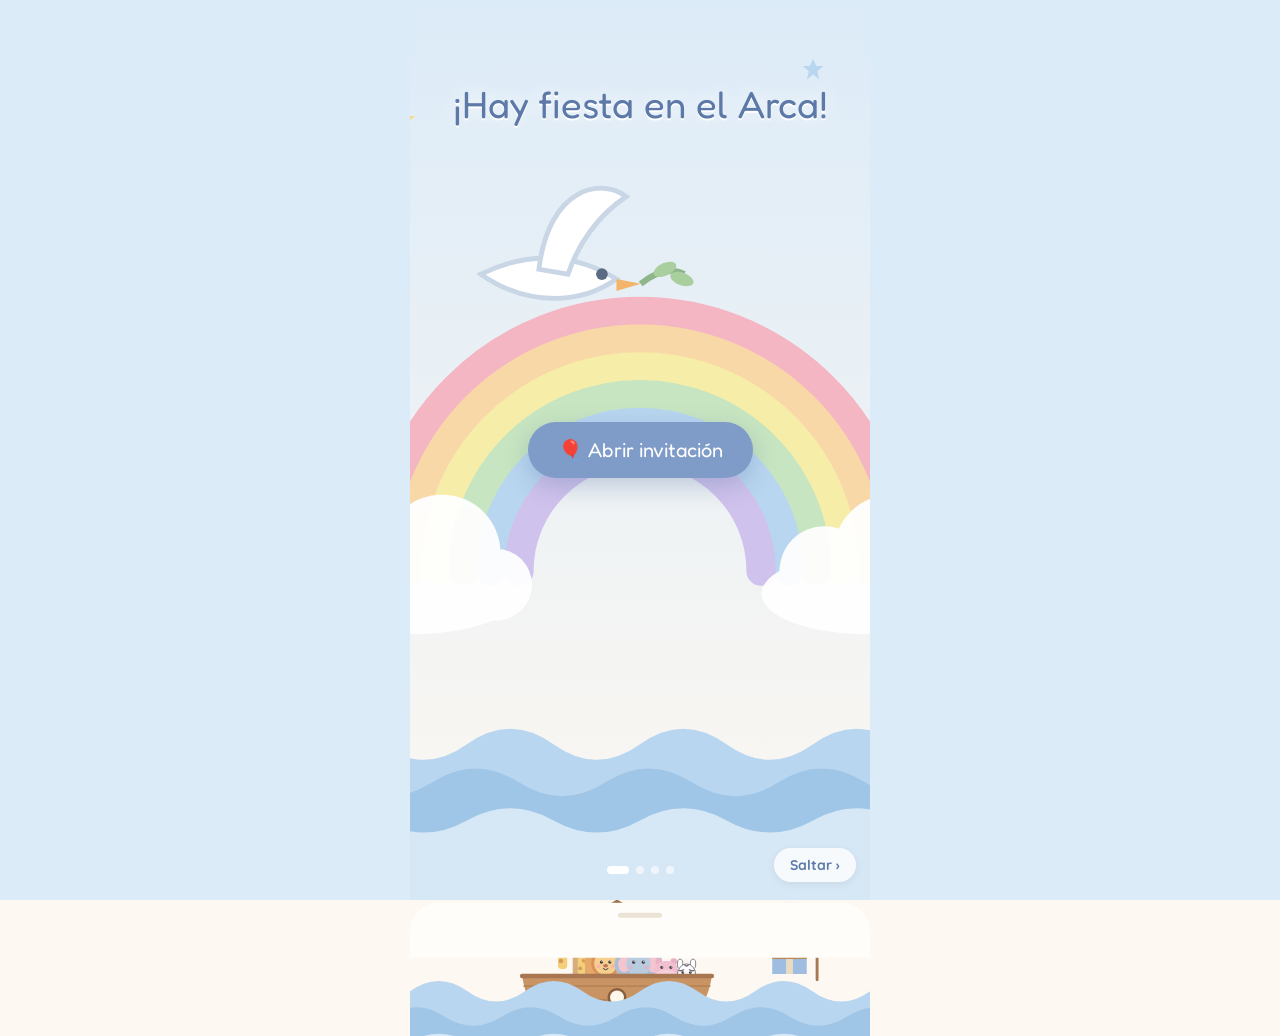
<file: index.html>
<!doctype html>
<html lang="es">
<head>
<meta charset="utf-8">
<meta name="viewport" content="width=device-width,initial-scale=1,viewport-fit=cover">
<title>Cumple de Hiram Ezequiel</title>
<meta name="description" content="Te invito a celebrar mi 1 añito · Sábado 10 de octubre · 15:00 a 18:00 hs">
<meta property="og:type" content="website">
<meta property="og:site_name" content="Cumple de Hiram Ezequiel">
<meta property="og:locale" content="es_PY">
<meta property="og:url" content="https://doldanedison.github.io/cumple-hiram/">
<meta property="og:title" content="🌈 Te invito a celebrar mi 1 añito · Hiram Ezequiel">
<meta property="og:description" content="Sábado 10 de octubre · 15:00 a 18:00 hs · Aso de Empleados AJ Vierci, Luque. ¡Tocá para ver la invitación y confirmar tu asistencia!">
<meta property="og:image" content="https://doldanedison.github.io/cumple-hiram/portada.jpg">
<meta property="og:image:secure_url" content="https://doldanedison.github.io/cumple-hiram/portada.jpg">
<meta property="og:image:type" content="image/jpeg">
<meta property="og:image:width" content="1200">
<meta property="og:image:height" content="630">
<meta property="og:image:alt" content="Invitación al primer añito de Hiram Ezequiel">
<meta name="twitter:card" content="summary_large_image">
<meta name="twitter:title" content="🌈 Te invito a celebrar mi 1 añito · Hiram Ezequiel">
<meta name="twitter:description" content="Sábado 10 de octubre · 15:00 a 18:00 hs · Aso de Empleados AJ Vierci, Luque.">
<meta name="twitter:image" content="https://doldanedison.github.io/cumple-hiram/portada.jpg">
<meta name="theme-color" content="#dcebf8">
<link rel="icon" href="data:image/svg+xml,<svg xmlns='http://www.w3.org/2000/svg' viewBox='0 0 100 100'><text y='.9em' font-size='90'>🌈</text></svg>">
<link rel="preconnect" href="https://fonts.googleapis.com">
<link href="https://fonts.googleapis.com/css2?family=Dancing+Script:wght@600;700&family=Fredoka:wght@400;500;600&family=Quicksand:wght@500;700&display=swap" rel="stylesheet">
<link rel="stylesheet" href="styles.css?v=20260929a">
</head>
<body>

<!-- PRESENTACIÓN -->
<div id="intro">
  <div class="stage" id="stage">
    <div class="tap" id="tap"><button id="startBtn">🎈 Abrir invitación</button></div>
  </div>
</div>

<div class="wrap" id="main">
  <section class="hero" id="hero">
    <div class="name">
      <div class="pre" id="pre"></div>
      <h1 id="nm"></h1>
    </div>
  </section>

  <p class="intro-txt reveal">Con mucha alegría te invito a subir al <b>Arca</b> para festejar juntos mi primer añito 🐘🦒🦁</p>

  <p class="countdown reveal" id="cdt">Falta muy poquito</p>
  <div class="cal reveal" id="cd">
    <div><b id="cdD">0</b><span>días</span></div>
    <div><b id="cdH">0</b><span>horas</span></div>
    <div><b id="cdM">0</b><span>min</span></div>
    <div><b id="cdS">0</b><span>seg</span></div>
  </div>

  <div class="info reveal">
    <div class="row">
      <div class="ico" style="background:#fde8ec"><svg viewBox="0 0 24 24" fill="none" stroke="#d7849a" stroke-width="2" stroke-linecap="round"><rect x="3" y="5" width="18" height="16" rx="3"/><path d="M3 10h18M8 3v4M16 3v4"/></svg></div>
      <div><small>Fecha</small><strong id="fx"></strong></div>
    </div>
    <div class="row">
      <div class="ico" style="background:#e8f0fa"><svg viewBox="0 0 24 24" fill="none" stroke="#7f9cc9" stroke-width="2" stroke-linecap="round"><circle cx="12" cy="12" r="9"/><path d="M12 7v5l3 2"/></svg></div>
      <div><small>Horario</small><strong id="hx"></strong></div>
    </div>
    <div class="row">
      <div class="ico" style="background:#e7f4e4"><svg viewBox="0 0 24 24" fill="none" stroke="#7fae76" stroke-width="2" stroke-linecap="round"><path d="M12 21s-7-6.2-7-11a7 7 0 0 1 14 0c0 4.8-7 11-7 11z"/><circle cx="12" cy="10" r="2.5"/></svg></div>
      <div><small>Lugar</small><strong id="lx"></strong><p id="cx"></p></div>
    </div>
  </div>

  <a class="btn btn-map reveal" id="mapBtn" target="_blank" rel="noopener">
    <svg viewBox="0 0 24 24" fill="none" stroke="currentColor" stroke-width="2" stroke-linecap="round"><path d="M12 21s-7-6.2-7-11a7 7 0 0 1 14 0c0 4.8-7 11-7 11z"/><circle cx="12" cy="10" r="2.5"/></svg>
    Ver ubicación en Google Maps
  </a>
  <button class="btn btn-rsvp reveal" id="rsvpBtn">
    <svg viewBox="0 0 24 24" fill="none" stroke="currentColor" stroke-width="2.4" stroke-linecap="round"><path d="M20 6 9 17l-5-5"/></svg>
    Confirmar asistencia
  </button>

  <div class="footer-art" id="foot"></div>
</div>

<!-- HOJA DE CONFIRMACIÓN -->
<div class="sheet-bg" id="bg"></div>
<div class="sheet" id="sheet" role="dialog" aria-modal="true">
  <div class="grab"></div>
  <div id="sheetBody"></div>
</div>

<script src="config.js?v=20260929a"></script>
<script src="art.js?v=20260929a"></script>
<script src="api.js?v=20260929a"></script>
<script>
const C = window.CUMPLE, $ = s => document.querySelector(s);
const esc = s => String(s).replace(/[&<>"']/g, c => ({ "&": "&amp;", "<": "&lt;", ">": "&gt;", '"': "&quot;", "'": "&#39;" }[c]));

// ---------- datos en la página ----------
$("#nm").textContent = C.nombre.toUpperCase(); $("#pre").textContent = "Te invito a celebrar mi " + C.edad;
$("#fx").textContent = C.fechaTexto; $("#hx").textContent = C.horario;
$("#lx").textContent = C.lugar; $("#cx").textContent = C.ciudad;
$("#mapBtn").href = C.mapa;
if (API.demo()) document.body.insertAdjacentHTML("beforeend", '<div class="demo-badge">Modo demo · sin conexión a la planilla</div>');

$("#hero").insertAdjacentHTML("afterbegin", ART.svg(`
  <rect width="400" height="330" fill="#fdf8f1"/>
  ${ART.star(40, 40)}${ART.star(360, 60, .8, "#b9d6f0")}${ART.star(330, 20, .5)}
  ${ART.rainbow(200, 190, 150, 13)}${ART.cloud(62, 190, 1.05)}${ART.cloud(338, 190, 1.05)}
  <g class="a-float">${ART.balloon(46, 70, "#b9d6f0", .8)}${ART.balloon(84, 56, "#f9d8a8", .85)}</g>
  <g class="a-fly">${ART.dove(320, 80, .8)}</g>`, "0 0 400 330"));

$("#foot").innerHTML = ART.svg(`<rect width="400" height="170" fill="#fdf8f1"/>
  <g class="a-boat">${ART.ark(180, 110, .55)}</g>${ART.noah(330, 60, .5)}${ART.waves(120)}`, "0 0 400 170");

// ---------- cuenta regresiva ----------
function tick() {
  const d = new Date(C.fechaISO) - new Date();
  if (d <= 0) { $("#cdt").textContent = "🎉 ¡Hoy es el gran día!"; $("#cd").style.display = "none"; return; }
  const p = n => String(n).padStart(2, "0");
  $("#cdD").textContent = Math.floor(d / 864e5);
  $("#cdH").textContent = p(Math.floor(d / 36e5) % 24);
  $("#cdM").textContent = p(Math.floor(d / 6e4) % 60);
  $("#cdS").textContent = p(Math.floor(d / 1e3) % 60);
}
tick(); setInterval(tick, 1000);

// ---------- música ----------
const bgm = new Audio("musica.mp3");
bgm.loop = true; bgm.volume = .7;
document.body.insertAdjacentHTML("beforeend", '<button class="mute" id="mute" aria-label="Silenciar música" hidden>♪</button>');
const muteBtn = $("#mute");
const playMusic = () => bgm.play().then(() => { muteBtn.hidden = false; }).catch(() => { });
muteBtn.onclick = () => { bgm.muted = !bgm.muted; muteBtn.classList.toggle("off", bgm.muted); muteBtn.setAttribute("aria-label", bgm.muted ? "Activar música" : "Silenciar música"); };
document.addEventListener("pointerdown", function once() { if (bgm.paused && !bgm.muted) playMusic(); document.removeEventListener("pointerdown", once); });

// ---------- presentación ----------
const caps = [
  ["¡Hay fiesta en el Arca!", ""],
  ["Ven a divertirte", "con nosotros !"],
  ["", C.nombre],
  [C.edad, "¡a celebrar!"]
];
const stage = $("#stage");
ART.slides.forEach((s, i) => stage.insertAdjacentHTML("beforeend",
  `<div class="slide">${s}<div class="cap"><div class="t1">${esc(caps[i][0])}</div><div class="t2">${esc(caps[i][1])}</div></div></div>`));
stage.insertAdjacentHTML("beforeend", `<div class="dots">${ART.slides.map(() => "<i></i>").join("")}</div><button class="skip" id="skip">Saltar ›</button>`);
const slides = [...stage.querySelectorAll(".slide")], dots = [...stage.querySelectorAll(".dots i")];
let cur = -1, timer;

function show(i) {
  slides.forEach((s, k) => {
    s.classList.toggle("on", k === i);
    if (k === i) s.querySelectorAll("svg").forEach(v => { v.style.animation = "none"; v.offsetHeight; v.style.animation = ""; });
  });
  dots.forEach((d, k) => d.classList.toggle("on", k === i));
}
function next() {
  cur++;
  if (cur >= slides.length) return endIntro();
  show(cur); timer = setTimeout(next, 3600);
}
function endIntro() {
  clearTimeout(timer);
  $("#intro").classList.add("fade");
  setTimeout(() => $("#intro").remove(), 850);
  reveal();
}
// Primera diapositiva de fondo con botón para "abrir" (permite ver la animación completa)
show(0);
$("#startBtn").onclick = () => { playMusic(); $("#tap").remove(); cur = 0; show(0); timer = setTimeout(next, 3600); };
$("#skip").onclick = endIntro;
if (location.hash === "#info") { endIntro(); document.querySelectorAll(".reveal").forEach(el => el.classList.add("in")); }

function reveal() {
  const io = new IntersectionObserver(es => es.forEach(e => { if (e.isIntersecting) { e.target.classList.add("in"); io.unobserve(e.target); } }), { threshold: .15 });
  document.querySelectorAll(".reveal").forEach(el => io.observe(el));
}

// ---------- confirmación ----------
const body = $("#sheetBody");
const open = () => { $("#bg").classList.add("on"); $("#sheet").classList.add("on"); };
const close = () => { $("#bg").classList.remove("on"); $("#sheet").classList.remove("on"); };
$("#bg").onclick = close;
$("#rsvpBtn").onclick = () => { stepBuscar(); open(); };

function stepBuscar(msg) {
  body.innerHTML = `
    <h2>Confirmar asistencia</h2>
    <p class="sub">Escribí tu nombre tal como te conoce la familia</p>
    <form id="f">
      <label class="lbl" for="q">Tu nombre</label>
      <input type="text" id="q" autocomplete="name" placeholder="Ej.: María o María González" autocapitalize="words" autocorrect="off" required minlength="3">
      ${msg || ""}
      <button class="btn btn-rsvp" style="width:100%;margin:16px 0 0" id="go">Buscar mi invitación</button>
    </form>
    <button class="link" type="button" id="cl">Cerrar</button>`;
  $("#cl").onclick = close;
  setTimeout(() => $("#q").focus(), 350);
  $("#f").onsubmit = async e => {
    e.preventDefault();
    const q = $("#q").value.trim();
    if (!API.norm(q)) {
      return stepBuscar(`<div class="msg err">Por favor escribí tu <b>nombre</b>.</div>`);
    }
    $("#go").innerHTML = '<span class="spin"></span> Buscando…'; $("#go").disabled = true;
    try {
      const r = await API.buscar(q);
      if (!r.length) return stepBuscar(`<div class="msg err">No encontramos <b>${esc(q)}</b> en la lista. Probá escribiendo <b>solo tu nombre</b> (o solo tu apellido), sin acentos si querés. Si sigue sin aparecer, escribile a la familia de ${esc(C.nombre.split(" ")[0])} 💙</div>`);
      if (r.length === 1 && r[0].exacto) return stepConfirmar(r[0]);
      const seguro = r.length === 1 ? "¿Sos vos?" : "¿Cuál sos vos?";
      body.innerHTML = `<h2>${seguro}</h2><p class="sub">${r.length === 1 ? "Encontramos un nombre parecido. Tocalo si sos vos" : "Tocá tu nombre en la lista"}</p>
        ${r.map((g, i) => `<button class="pick" data-i="${i}">${esc(g.nombre)}<small style="display:block;color:var(--soft);font-size:13px">${+g.acompanantes + 1} ${+g.acompanantes ? "lugares" : "lugar"}</small></button>`).join("")}
        <button class="link" id="bk">No soy yo · buscar de nuevo</button>`;
      body.querySelectorAll(".pick").forEach(b => b.onclick = () => stepConfirmar(r[+b.dataset.i]));
      $("#bk").onclick = () => stepBuscar();
    } catch (err) {
      stepBuscar(`<div class="msg err">${esc(err.message)}</div>`);
    }
  };
}

function stepConfirmar(g) {
  const max = +g.acompanantes + 1;
  let n = g.estado === "PENDIENTE" || !g.asistiran ? max : +g.asistiran;
  const prev = g.estado === "CONFIRMADO" ? `<div class="msg inf">Ya habías confirmado <b>${g.asistiran}</b> ${g.asistiran == 1 ? "persona" : "personas"}. Podés modificarlo.</div>`
    : g.estado === "NO ASISTE" ? `<div class="msg inf">Habías indicado que no podías asistir. Podés cambiarlo.</div>` : "";
  body.innerHTML = `
    <div class="guest-card">
      <div class="gn">¡Hola, ${esc(g.nombre)}! 🎈</div>
      <p>${+g.acompanantes > 0
        ? `Tu invitación incluye <b>${g.acompanantes}</b> ${g.acompanantes == 1 ? "acompañante" : "acompañantes"}<br>(${max} lugares en total)`
        : "Tu invitación es <b>personal</b> (1 lugar)"}</p>
    </div>
    ${prev}
    ${max > 1 ? `
      <label class="lbl" style="text-align:center">¿Cuántos asistirán? (vos incluido/a)</label>
      <div class="chips"><button id="all">Todos (${max})</button><button id="only">Solo yo</button></div>
      <div class="stepper"><button id="mn" aria-label="Menos">−</button><output id="nv">${n}</output><button id="pl" aria-label="Más">+</button></div>
      <p class="hint">de ${max} lugares</p>` : ""}
    <label class="lbl" for="ms" style="margin-top:16px">Mensaje para ${esc(C.nombre.split(" ")[0])} (opcional)</label>
    <textarea id="ms" rows="2" maxlength="200" placeholder="¡Feliz primer añito!"></textarea>
    <button class="btn btn-rsvp" style="width:100%;margin:16px 0 0" id="ok">✓ Confirmar asistencia</button>
    <button class="link" id="no">No podré asistir</button>
    <button class="link" id="bk">Volver</button>`;
  const upd = () => {
    if (max <= 1) return;
    $("#nv").textContent = n; $("#mn").disabled = n <= 1; $("#pl").disabled = n >= max;
    $("#all").classList.toggle("on", n === max); $("#only").classList.toggle("on", n === 1);
  };
  if (max > 1) {
    $("#mn").onclick = () => { n = Math.max(1, n - 1); upd(); };
    $("#pl").onclick = () => { n = Math.min(max, n + 1); upd(); };
    $("#all").onclick = () => { n = max; upd(); };
    $("#only").onclick = () => { n = 1; upd(); };
    upd();
  }
  $("#bk").onclick = () => stepBuscar();
  const send = async (cant, btn) => {
    btn.disabled = true; const t = btn.innerHTML; btn.innerHTML = '<span class="spin"></span> Enviando…';
    try {
      await API.confirmar(g.id, cant, $("#ms").value.trim());
      stepListo(g, cant);
    } catch (e) {
      btn.disabled = false; btn.innerHTML = t;
      body.querySelectorAll(".msg.err").forEach(x => x.remove());
      body.insertAdjacentHTML("afterbegin", `<div class="msg err">${esc(e.message)}</div>`);
    }
  };
  $("#ok").onclick = e => send(max > 1 ? n : 1, e.currentTarget);
  $("#no").onclick = e => { if (confirm("¿Confirmás que no podrás asistir?")) send(0, e.currentTarget); };
}

function stepListo(g, cant) {
  body.innerHTML = cant > 0 ? `
    <div class="big-ok">🎉</div>
    <h2>¡Gracias, ${esc(g.nombre.split(" ")[0])}!</h2>
    <p class="sub">Confirmaste <b>${cant}</b> ${cant == 1 ? "lugar" : "lugares"}.<br>Te esperamos el <b>${esc(C.fechaTexto)}</b>, ${esc(C.horario.toLowerCase())}, en ${esc(C.lugar)}.</p>
    <a class="btn btn-map" style="width:100%;margin:0" href="${C.mapa}" target="_blank" rel="noopener">📍 Cómo llegar</a>
    <button class="link" id="cl">Cerrar</button>` : `
    <div class="big-ok">💙</div>
    <h2>¡Gracias por avisar!</h2>
    <p class="sub">Te vamos a extrañar. Si cambian tus planes, podés volver a confirmar desde esta misma página.</p>
    <button class="link" id="cl">Cerrar</button>`;
  $("#cl").onclick = close;
  if (cant > 0) confetti();
}

function confetti() {
  const cols = ["#f4b6c2", "#f9d8a8", "#f6eea8", "#c7e5c0", "#b9d6f0", "#cfc2ec"];
  for (let i = 0; i < 70; i++) {
    const c = document.createElement("i"); c.className = "confetti";
    c.style.left = Math.random() * 100 + "vw"; c.style.background = cols[i % cols.length];
    c.style.animationDuration = 2 + Math.random() * 2 + "s"; c.style.animationDelay = Math.random() * .6 + "s";
    document.body.appendChild(c); setTimeout(() => c.remove(), 5000);
  }
}
</script>
</body>
</html>
</file>
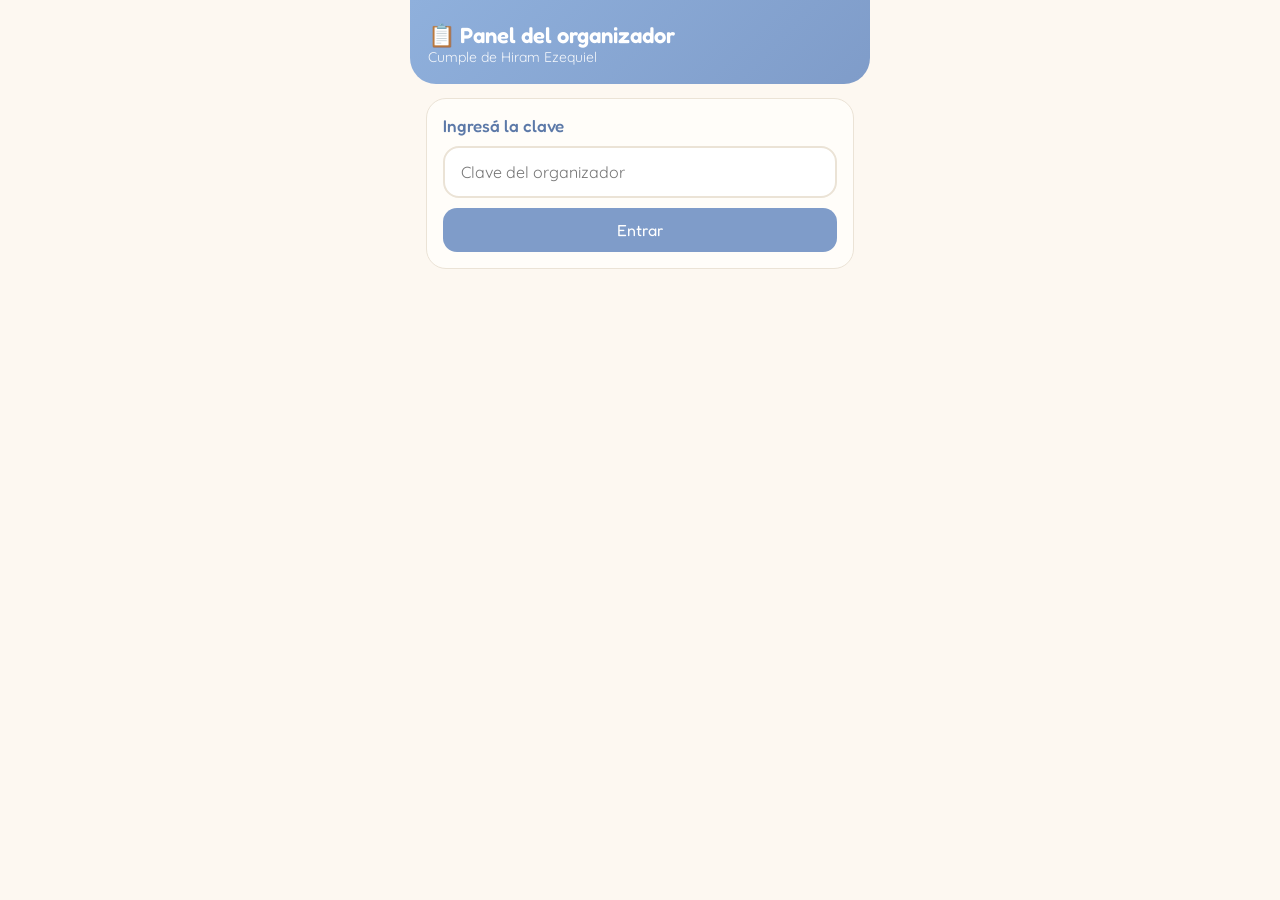
<file: organizador.html>
<!doctype html>
<html lang="es">
<head>
<meta charset="utf-8">
<meta name="viewport" content="width=device-width,initial-scale=1,viewport-fit=cover">
<meta name="robots" content="noindex">
<title>Lista de invitados · Organizador</title>
<link rel="icon" href="data:image/svg+xml,<svg xmlns='http://www.w3.org/2000/svg' viewBox='0 0 100 100'><text y='.9em' font-size='90'>📋</text></svg>">
<link href="https://fonts.googleapis.com/css2?family=Fredoka:wght@400;500;600&family=Quicksand:wght@500;700&display=swap" rel="stylesheet">
<link rel="stylesheet" href="styles.css?v=20260929a">
<style>
  .top{background:linear-gradient(135deg,#8fb0dc,#7f9cc9);color:#fff;padding:22px 18px 18px;border-radius:0 0 26px 26px}
  .top h1{font-size:22px;font-weight:600}.top p{opacity:.9;font-size:14px}
  .stats{display:grid;grid-template-columns:repeat(3,1fr);gap:8px;margin-top:14px}
  .stats div{background:#ffffff26;border-radius:14px;padding:8px;text-align:center}
  .stats b{display:block;font-family:Fredoka;font-size:22px}.stats span{font-size:11px;opacity:.9}
  .box{margin:14px 16px;background:var(--card);border:1px solid var(--line);border-radius:20px;padding:16px}
  .box h2{font-size:17px;color:var(--blue-d);margin-bottom:10px;font-weight:500}
  .grid2{display:grid;grid-template-columns:1fr 110px;gap:10px}
  .tabs{display:flex;gap:6px;margin:0 16px;overflow-x:auto}
  .tabs button{flex:none;background:#fff;border:2px solid var(--line);border-radius:30px;padding:7px 13px;font-size:13px;color:var(--ink)}
  .tabs button.on{border-color:var(--blue);background:#e8f0fa;color:var(--blue-d)}
  .g{display:flex;align-items:center;gap:10px;padding:12px 0;border-bottom:1px dashed var(--line)}
  .g:last-child{border:0}
  .g .n{flex:1;min-width:0}.g .n b{display:block;font-weight:700;overflow-wrap:anywhere}.g .n small{color:var(--soft);font-size:12px}
  .tag{font-size:11px;font-weight:700;padding:3px 8px;border-radius:10px;white-space:nowrap}
  .PENDIENTE{background:#fff3cd;color:#8a6d1a}.CONFIRMADO{background:#e7f4e4;color:#4d7a45}.NO{background:#fde8ec;color:#a4475d}
  .mini{background:#f4f7fc;border-radius:10px;width:34px;height:34px;font-size:16px}
  .btn-sm{background:var(--blue);color:#fff;border-radius:14px;padding:12px;width:100%;font-family:Fredoka;font-size:16px;margin-top:10px}
  .search{margin:12px 16px 0}
  .muted{color:var(--soft);font-size:13px}
  textarea.bulk{min-height:110px;font-size:15px}
</style>
</head>
<body>
<div class="wrap" id="app"></div>

<script src="config.js?v=20260929a"></script>
<script src="api.js?v=20260929a"></script>
<script>
const C = window.CUMPLE, $ = s => document.querySelector(s), app = $("#app");
const esc = s => String(s ?? "").replace(/[&<>"']/g, c => ({ "&": "&amp;", "<": "&lt;", ">": "&gt;", '"': "&quot;", "'": "&#39;" }[c]));
let clave = "", lista = [], filtro = "TODOS", texto = "";
try { clave = sessionStorage.getItem("cumple_clave") || ""; } catch { }

function login(msg = "") {
  app.innerHTML = `
    <div class="top"><h1>📋 Panel del organizador</h1><p>Cumple de ${esc(C.nombre)}</p></div>
    <div class="box">
      <h2>Ingresá la clave</h2>
      ${API.demo() ? '<p class="msg inf">Modo demo: cualquier clave sirve y los datos quedan solo en este navegador.</p>' : ""}
      <form id="lf"><input type="text" id="k" autocomplete="off" placeholder="Clave del organizador" required>
      ${msg}<button class="btn-sm">Entrar</button></form>
    </div>`;
  $("#lf").onsubmit = async e => {
    e.preventDefault(); clave = $("#k").value.trim();
    try { await cargar(); try { sessionStorage.setItem("cumple_clave", clave); } catch { } }
    catch (err) { clave = ""; login(`<div class="msg err">${esc(err.message)}</div>`); }
  };
}

async function cargar() { lista = await API.listar(clave); render(); }

function render() {
  const conf = lista.filter(g => g.estado === "CONFIRMADO");
  const lugares = lista.reduce((a, g) => a + +g.acompanantes + 1, 0);
  const asisten = conf.reduce((a, g) => a + +g.asistiran, 0);
  const pend = lista.filter(g => g.estado === "PENDIENTE").length;
  const vis = lista.filter(g => (filtro === "TODOS" || g.estado === filtro) && (!texto || API.norm(g.nombre).includes(API.norm(texto))))
    .sort((a, b) => a.nombre.localeCompare(b.nombre));

  app.innerHTML = `
    <div class="top">
      <h1>📋 Invitados de ${esc(C.nombre.split(" ")[0])}</h1><p>${esc(C.fechaTexto)} · ${esc(C.lugar)}</p>
      <div class="stats"><div><b>${lista.length}</b><span>invitaciones<br>${lugares} lugares</span></div>
      <div><b>${asisten}</b><span>personas<br>confirmadas</span></div>
      <div><b>${pend}</b><span>sin<br>responder</span></div></div>
    </div>

    <div class="box">
      <h2 id="ft">Agregar invitado</h2>
      <form id="af">
        <input type="hidden" id="gid">
        <label class="lbl">Nombre y apellido</label>
        <input type="text" id="gn" required placeholder="Ej.: Juan Pérez">
        <div class="grid2" style="margin-top:10px">
          <div><label class="lbl">Teléfono (opcional)</label><input type="tel" id="gt" placeholder="0981…"></div>
          <div><label class="lbl">Acompañantes</label><input type="number" id="ga" min="0" max="20" value="0" required></div>
        </div>
        <div id="aviso"></div>
        <button class="btn-sm" id="sv">Guardar</button>
        <button type="button" class="link" id="cx" hidden>Cancelar edición</button>
      </form>
      <details style="margin-top:12px"><summary class="muted">Cargar varios de una vez</summary>
        <p class="muted" style="margin:8px 0">Uno por línea: <b>Nombre Apellido, acompañantes</b></p>
        <textarea class="bulk" id="bulk" placeholder="María González, 2&#10;Carlos Benítez, 0&#10;Familia Rojas Díaz, 3"></textarea>
        <button class="btn-sm" id="bk">Agregar todos</button>
      </details>
    </div>

    <div class="tabs">${["TODOS", "PENDIENTE", "CONFIRMADO", "NO ASISTE"].map(f => `<button data-f="${f}" class="${f === filtro ? "on" : ""}">${f[0] + f.slice(1).toLowerCase()}</button>`).join("")}
      <button id="rf">↻ Actualizar</button></div>
    <div class="search"><input type="text" id="se" placeholder="Buscar en la lista…" value="${esc(texto)}"></div>
    <div class="box" style="padding:4px 16px">
      ${vis.length ? vis.map(g => `
        <div class="g">
          <div class="n"><b>${esc(g.nombre)}</b>
            <small>+${g.acompanantes} acomp. · ${g.estado === "CONFIRMADO" ? `vienen ${g.asistiran} de ${+g.acompanantes + 1}` : `${+g.acompanantes + 1} lugares`}${g.telefono ? " · " + esc(g.telefono) : ""}</small>
            ${g.mensaje ? `<small style="display:block">💬 ${esc(g.mensaje)}</small>` : ""}
          </div>
          <span class="tag ${g.estado.split(" ")[0]}">${g.estado}</span>
          <button class="mini" data-e="${esc(g.id)}" title="Editar">✎</button>
          <button class="mini" data-d="${esc(g.id)}" title="Borrar">🗑</button>
        </div>`).join("") : '<p class="muted" style="padding:14px 0">No hay invitados para mostrar.</p>'}
    </div>
    <div style="padding:0 16px 30px"><button class="btn-sm" id="csv" style="background:#fff;color:var(--blue-d);border:2px solid var(--blue)">⬇ Descargar lista (CSV)</button>
    <button class="link" id="out">Salir</button></div>`;

  $("#af").onsubmit = async e => {
    e.preventDefault();
    const esNuevo = !$("#gid").value;
    $("#sv").disabled = true; $("#sv").textContent = "Guardando…"; $("#aviso").innerHTML = "";
    try {
      await API.guardar(clave, { id: $("#gid").value, nombre: $("#gn").value.trim().replace(/\s+/g, " "), acompanantes: Math.max(0, +$("#ga").value || 0), telefono: $("#gt").value.trim() });
      await cargar();
    } catch (err) {
      $("#sv").disabled = false; $("#sv").textContent = "Guardar";
      $("#aviso").innerHTML = `<div class="msg err">${esc(err.message)}${esNuevo ? " Si lo volvés a intentar, fijate primero que no haya quedado cargado en la lista de abajo." : " Podés tocar Guardar de nuevo."}</div>`;
    }
  };
  $("#bk").onclick = async () => {
    const rows = $("#bulk").value.split("\n").map(l => l.trim()).filter(Boolean).map(l => {
      const m = l.match(/^(.*?)[,;\t]\s*(\d+)\s*$/);
      return m ? { nombre: m[1].trim(), acompanantes: +m[2] } : { nombre: l, acompanantes: 0 };
    });
    if (!rows.length) return;
    $("#bk").disabled = true; $("#bk").textContent = "Guardando…";
    try { for (const r of rows) await API.guardar(clave, r); await cargar(); }
    catch (err) { alert(err.message); try { await cargar(); } catch { } }
  };
  app.querySelectorAll("[data-f]").forEach(b => b.onclick = () => { filtro = b.dataset.f; render(); });
  $("#rf").onclick = () => cargar().catch(err => alert(err.message));
  $("#se").oninput = e => { texto = e.target.value; const p = e.target.selectionStart; render(); const s = $("#se"); s.focus(); s.setSelectionRange(p, p); };
  app.querySelectorAll("[data-e]").forEach(b => b.onclick = () => {
    const g = lista.find(x => x.id === b.dataset.e);
    $("#gid").value = g.id; $("#gn").value = g.nombre; $("#ga").value = g.acompanantes; $("#gt").value = g.telefono || "";
    $("#ft").textContent = "Editar invitado"; $("#cx").hidden = false;
    if (g.estado !== "PENDIENTE") $("#cx").insertAdjacentHTML("afterend", `<button type="button" class="link" id="rs">Borrar su respuesta (volver a pendiente)</button>`);
    $("#rs") && ($("#rs").onclick = async () => { await API.reiniciar(clave, g.id); cargar(); });
    window.scrollTo({ top: 0, behavior: "smooth" });
  });
  $("#cx").onclick = render;
  app.querySelectorAll("[data-d]").forEach(b => b.onclick = async () => {
    const g = lista.find(x => x.id === b.dataset.d);
    if (!confirm(`¿Borrar a ${g.nombre} de la lista?`)) return;
    b.disabled = true;
    try { await API.borrar(clave, g.id); await cargar(); } catch (err) { b.disabled = false; alert(err.message); }
  });
  $("#csv").onclick = () => {
    const q = v => `"${String(v ?? "").replace(/"/g, '""')}"`;
    const csv = "﻿Nombre;Teléfono;Acompañantes;Lugares;Asistirán;Estado;Mensaje;Actualizado\n" +
      lista.map(g => [g.nombre, g.telefono, g.acompanantes, +g.acompanantes + 1, g.asistiran, g.estado, g.mensaje, g.actualizado].map(q).join(";")).join("\n");
    const a = document.createElement("a"); a.href = URL.createObjectURL(new Blob([csv], { type: "text/csv" }));
    a.download = "invitados-hiram.csv"; a.click();
  };
  $("#out").onclick = () => { try { sessionStorage.removeItem("cumple_clave"); } catch { } clave = ""; login(); };
}

clave ? cargar().catch(() => login()) : login();
</script>
</body>
</html>
</file>
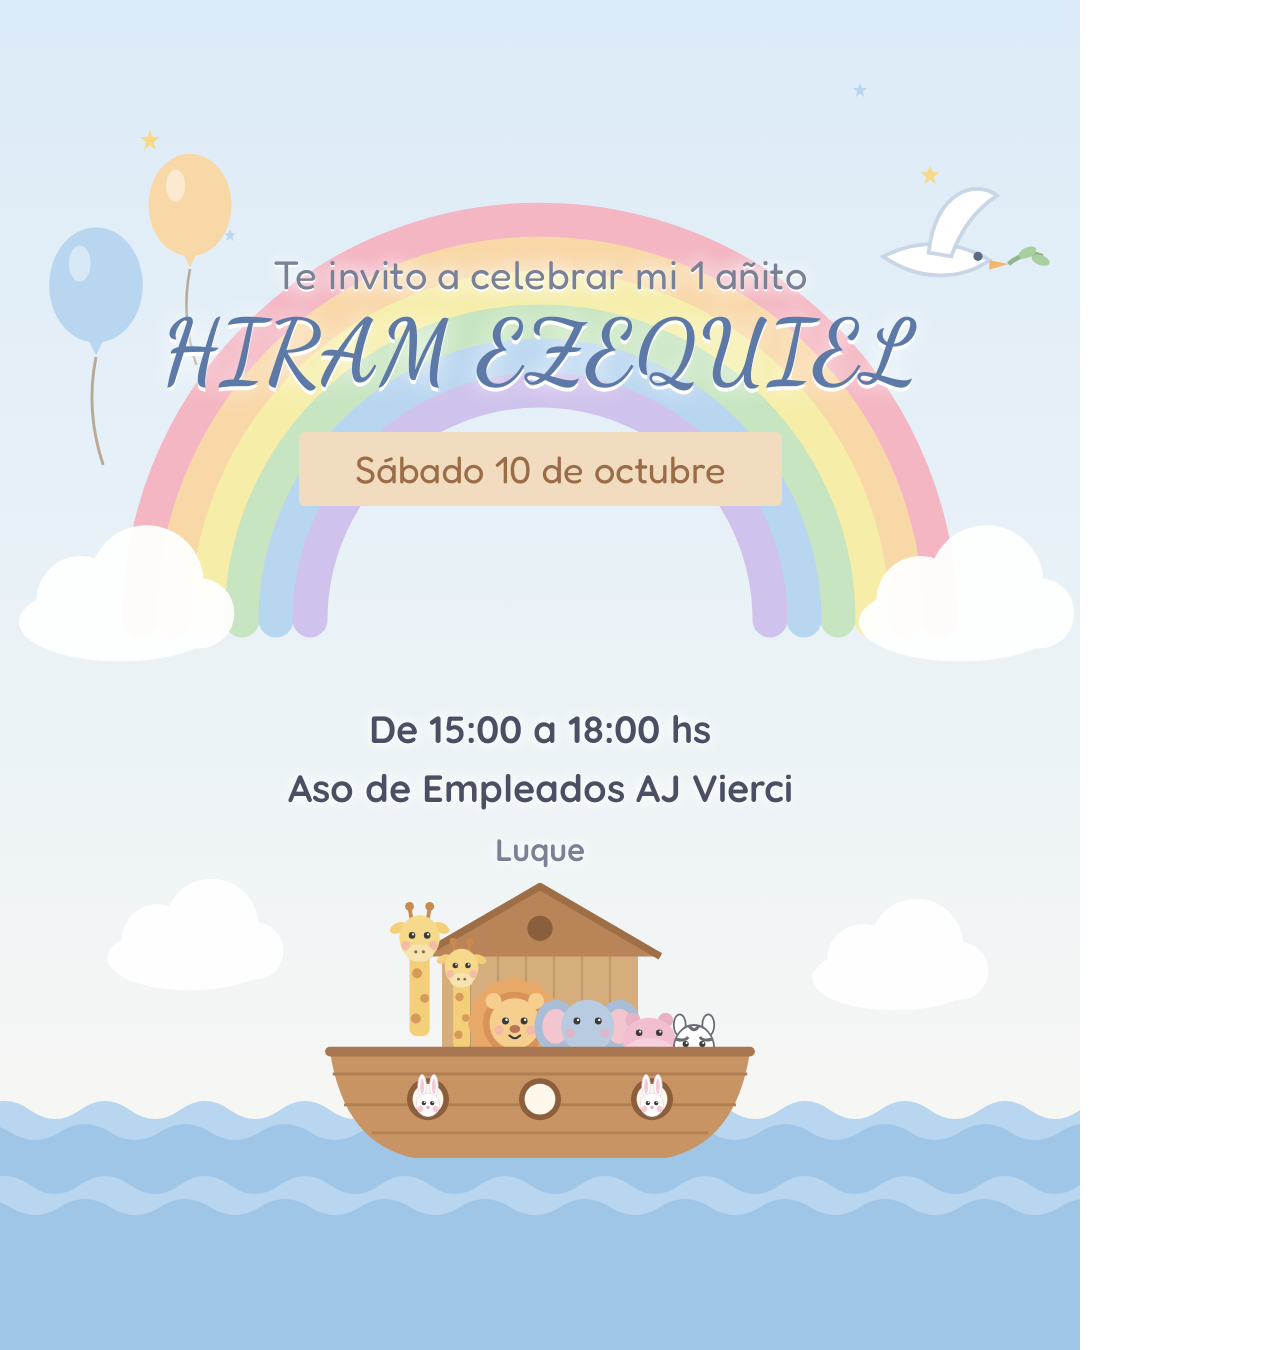
<file: portada-vertical.html>
<!doctype html>
<html lang="es">
<head>
<meta charset="utf-8">
<title>Portada vertical</title>
<link href="https://fonts.googleapis.com/css2?family=Dancing+Script:wght@600;700&family=Fredoka:wght@400;500;600&family=Quicksand:wght@500;700&display=swap" rel="stylesheet">
<style>
  *{margin:0;padding:0;box-sizing:border-box}
  #card{position:relative;width:1080px;height:1350px;overflow:hidden}
  #card svg{position:absolute;inset:0;width:1080px;height:1350px}
  .txt{position:absolute;left:0;right:0;top:250px;text-align:center}
  .pre{font-family:"Fredoka";font-size:40px;color:#7a8095;letter-spacing:.5px;text-shadow:0 2px 0 #fff,0 0 20px #fff,0 0 20px #fff}
  h1{font-family:"Dancing Script";font-weight:700;font-size:88px;line-height:1.02;letter-spacing:2px;color:#5c79a8;text-shadow:0 4px 0 #fff,0 0 24px #fff;margin-top:10px}
  .rib{display:inline-block;margin-top:34px;background:#f1dcc0;color:#9a6c47;padding:14px 56px;font-family:"Fredoka";font-size:38px;border-radius:6px}
  .datos{position:absolute;left:0;right:0;top:700px;text-align:center;font-family:"Quicksand";font-weight:700;font-size:38px;color:#4a4f63;line-height:1.55;text-shadow:0 1px 0 #fff,0 0 16px #fff,0 0 16px #fff}
  .datos .chico{font-size:31px;color:#7a8095}
</style>
</head>
<body>
<div id="card">
  <div id="art"></div>
  <div class="txt">
    <div class="pre">Te invito a celebrar mi 1 añito</div>
    <h1>HIRAM EZEQUIEL</h1>
    <div class="rib">Sábado 10 de octubre</div>
  </div>
  <div class="datos">
    De 15:00 a 18:00 hs<br>
    Aso de Empleados AJ Vierci<br>
    <span class="chico">Luque</span>
  </div>
</div>
<script src="art.js"></script>
<script>
const A = ART;
const olas = y => { const t = "t50 0 ".repeat(23);
  return `<path d="M-20 ${y} q25 -18 50 0 ${t}V1350 H-20Z" fill="#b9d6f0"/>
    <path d="M-40 ${y + 22} q25 -16 50 0 ${t}V1350 H-40Z" fill="#9cc3e6" opacity=".85"/>`; };
document.getElementById("art").innerHTML =
`<svg viewBox="0 0 1080 1350" xmlns="http://www.w3.org/2000/svg">
  <defs><linearGradient id="sky3" x1="0" y1="0" x2="0" y2="1">
    <stop offset="0" stop-color="#dcebf8"/><stop offset=".62" stop-color="#eef4f6"/><stop offset="1" stop-color="#fdf8f1"/></linearGradient></defs>
  <rect width="1080" height="1350" fill="url(#sky3)"/>
  ${A.star(150, 140)}${A.star(930, 175, .95)}${A.star(860, 90, .7, "#b9d6f0")}${A.star(230, 235, .6, "#b9d6f0")}
  ${A.rainbow(540, 620, 400, 34)}
  ${A.cloud(120, 600, 2.2)}${A.cloud(960, 600, 2.2)}
  ${A.balloon(96, 285, "#b9d6f0", 1.8)}${A.balloon(190, 205, "#f9d8a8", 1.6)}
  ${A.dove(940, 245, 1.9)}
  ${A.cloud(190, 940, 1.8)}${A.cloud(895, 960, 1.8)}
  ${olas(1110)}
  ${A.ark(540, 1060, 1.4)}
  ${olas(1185)}
</svg>`;
document.fonts.ready.then(() => document.body.setAttribute("data-listo", "1"));
</script>
</body>
</html>
</file>
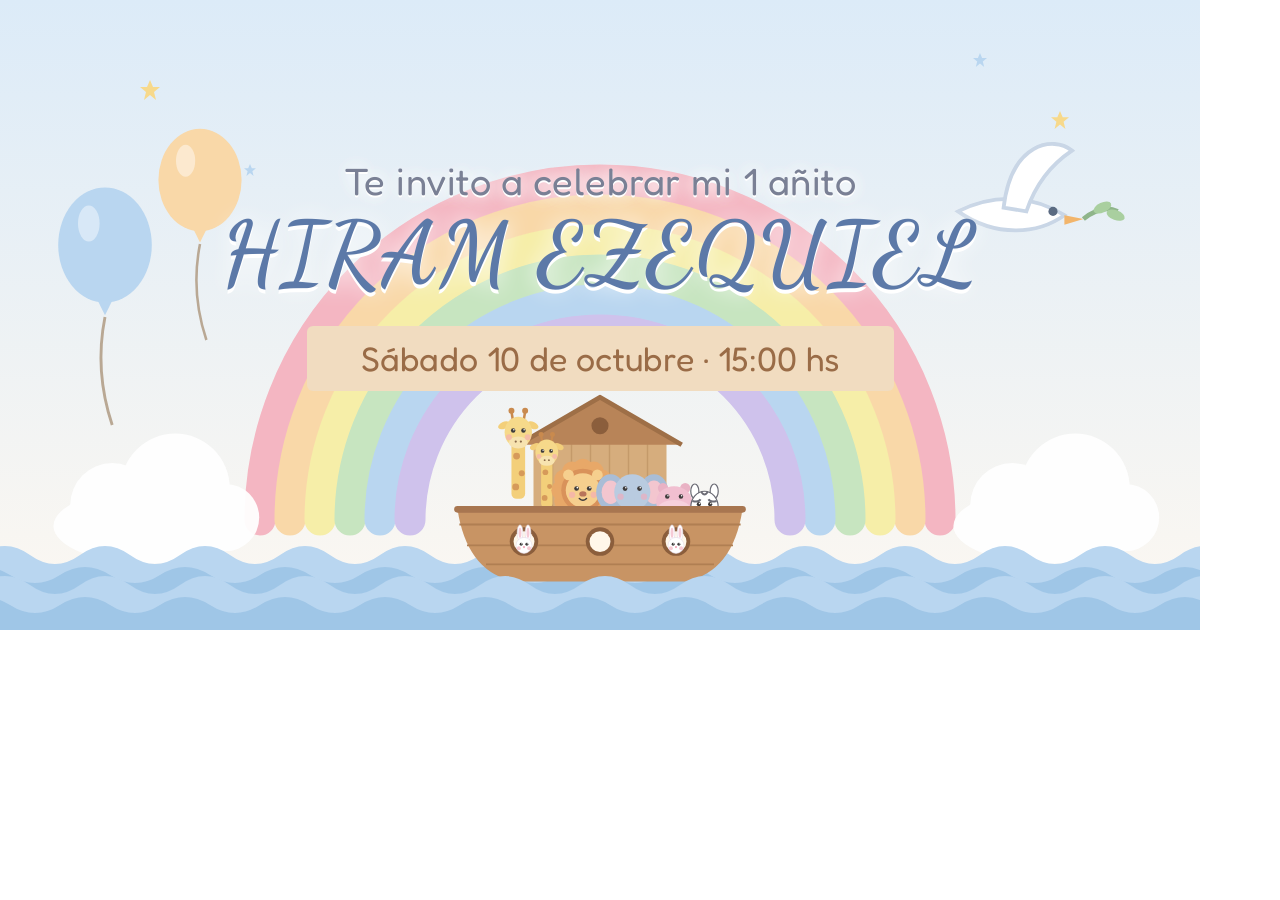
<file: portada.html>
<!doctype html>
<html lang="es">
<head>
<meta charset="utf-8">
<title>Portada</title>
<link href="https://fonts.googleapis.com/css2?family=Dancing+Script:wght@600;700&family=Fredoka:wght@400;500;600&family=Quicksand:wght@500;700&display=swap" rel="stylesheet">
<style>
  *{margin:0;padding:0;box-sizing:border-box}
  body{background:#fff}
  #card{position:relative;width:1200px;height:630px;overflow:hidden}
  #card svg{position:absolute;inset:0;width:1200px;height:630px}
  .txt{position:absolute;left:0;right:0;top:158px;text-align:center}
  .pre{font-family:"Fredoka";font-size:38px;color:#7a8095;letter-spacing:.5px;text-shadow:0 2px 0 #fff,0 0 18px #fff,0 0 18px #fff}
  h1{font-family:"Dancing Script";font-weight:700;font-size:88px;line-height:1.02;letter-spacing:2px;color:#5c79a8;text-shadow:0 4px 0 #fff,0 0 22px #fff;margin-top:6px}
  .rib{display:inline-block;margin-top:26px;background:#f1dcc0;color:#9a6c47;padding:12px 54px;font-family:"Fredoka";font-size:34px;border-radius:6px;position:relative}
</style>
</head>
<body>
<div id="card">
  <div id="art"></div>
  <div class="txt">
    <div class="pre">Te invito a celebrar mi 1 añito</div>
    <h1>HIRAM EZEQUIEL</h1>
    <div class="rib">Sábado 10 de octubre · 15:00 hs</div>
  </div>
</div>
<script src="art.js"></script>
<script>
const A = ART;
// olas al ancho completo (A.waves solo cubre 400px)
const olas = y => {
  const t = "t50 0 ".repeat(25);
  return `<path d="M-20 ${y} q25 -18 50 0 ${t}V630 H-20Z" fill="#b9d6f0"/>
    <path d="M-40 ${y + 20} q25 -16 50 0 ${t}V630 H-40Z" fill="#9cc3e6" opacity=".85"/>`;
};
document.getElementById("art").innerHTML =
`<svg viewBox="0 0 1200 630" xmlns="http://www.w3.org/2000/svg">
  <defs><linearGradient id="sky2" x1="0" y1="0" x2="0" y2="1">
    <stop offset="0" stop-color="#dcebf8"/><stop offset="1" stop-color="#fdf8f1"/></linearGradient></defs>
  <rect width="1200" height="630" fill="url(#sky2)"/>
  ${A.star(150, 90)}${A.star(1060, 120, .9)}${A.star(980, 60, .7, "#b9d6f0")}${A.star(250, 170, .6, "#b9d6f0")}
  ${A.rainbow(600, 520, 340, 30)}
  ${A.cloud(150, 505, 2.1)}${A.cloud(1050, 505, 2.1)}
  ${A.balloon(105, 245, "#b9d6f0", 1.8)}${A.balloon(200, 180, "#f9d8a8", 1.6)}
  ${A.dove(1015, 200, 1.9)}
  ${olas(555)}
  ${A.ark(600, 515, .95)}
  ${olas(585)}
</svg>`;
document.fonts.ready.then(() => document.body.setAttribute("data-listo", "1"));
</script>
</body>
</html>
</file>
<file: styles.css>
:root{
  --cream:#fdf8f1; --sky:#dcebf8; --blue:#7f9cc9; --blue-d:#5c79a8; --ink:#4a4f63; --soft:#8a8fa3;
  --pink:#f4b6c2; --peach:#f9d8a8; --mint:#c7e5c0; --wood:#b88458; --card:#fffdf9; --line:#ebe3d6;
}
*{box-sizing:border-box;margin:0;padding:0;-webkit-tap-highlight-color:transparent}
html,body{background:var(--cream);color:var(--ink);font-family:"Quicksand",system-ui,sans-serif}
body{min-height:100dvh}
.wrap{max-width:460px;margin:0 auto;position:relative;overflow:hidden;min-height:100dvh;background:var(--cream)}
h1,h2,.fredoka{font-family:"Fredoka",sans-serif}
.script{font-family:"Dancing Script",cursive}
button{font:inherit;cursor:pointer;border:0}

/* ---------- presentación ---------- */
#intro{position:fixed;inset:0;z-index:50;background:var(--sky);display:flex;justify-content:center}
#intro .stage{position:relative;width:100%;max-width:460px;height:100%;overflow:hidden}
.slide{position:absolute;inset:0;opacity:0;transition:opacity .9s ease}
.slide.on{opacity:1}
.slide svg{width:100%;height:100%;display:block}
.slide.on svg{animation:kenburns 4.5s ease-out forwards}
.cap{position:absolute;left:0;right:0;top:9%;text-align:center;padding:0 20px;opacity:0;transform:translateY(14px)}
.slide.on .cap{animation:capIn 1s .5s ease forwards}
.cap .t1{font-family:"Fredoka";font-size:clamp(26px,8vw,38px);color:var(--blue-d);text-shadow:0 2px 0 #fff,0 0 18px #fff}
.cap .t2{font-family:"Dancing Script";font-size:clamp(28px,9vw,44px);color:#c98a6a;text-shadow:0 0 14px #fff}
.skip{position:absolute;right:14px;bottom:18px;background:#ffffffcc;color:var(--blue-d);padding:8px 16px;border-radius:30px;font-weight:700;font-size:14px;box-shadow:0 2px 10px #0001;z-index:3}
.dots{position:absolute;left:0;right:0;bottom:26px;display:flex;justify-content:center;gap:7px;z-index:3}
.dots i{width:8px;height:8px;border-radius:9px;background:#ffffff99;transition:.4s}
.dots i.on{width:22px;background:#fff}
.tap{position:absolute;inset:0;z-index:2;display:flex;align-items:center;justify-content:center}
.tap button{background:var(--blue);color:#fff;font-family:"Fredoka";font-size:20px;padding:16px 30px;border-radius:40px;box-shadow:0 8px 24px #5c79a855;animation:pulse 1.6s infinite}
#intro.fade{opacity:0;transition:opacity .8s;pointer-events:none}

@keyframes kenburns{from{transform:scale(1.12)}to{transform:scale(1)}}
@keyframes capIn{to{opacity:1;transform:none}}
@keyframes pulse{50%{transform:scale(1.06)}}
.a-fly{animation:fly 3s ease-in-out infinite alternate}
@keyframes fly{to{transform:translate(20px,-14px)}}
.a-boat{animation:boat 3s ease-in-out infinite;transform-origin:200px 380px}
@keyframes boat{50%{transform:rotate(-2deg) translateY(-5px)}}
.a-float{animation:float 3s ease-in-out infinite alternate}
@keyframes float{to{transform:translateY(-18px)}}
.a-pop{opacity:0;animation:pop .7s cubic-bezier(.3,1.6,.5,1) forwards;transform-box:fill-box;transform-origin:center}
@keyframes pop{from{opacity:0;transform:scale(.3)}to{opacity:1;transform:scale(1)}}
.a-rise{animation:rise 1.4s ease-out}
@keyframes rise{from{opacity:0;transform:translateY(30px)}}

/* ---------- invitación ---------- */
.hero{position:relative;height:345px}
.hero svg{position:absolute;inset:0;width:100%;height:100%}
.hero .name{position:absolute;left:0;right:0;top:178px;text-align:center}
.hero .pre{font-family:"Fredoka";color:var(--soft);font-size:15px;letter-spacing:.5px}
.hero h1{font-family:"Dancing Script";font-weight:700;font-size:clamp(44px,14vw,62px);color:var(--blue-d);line-height:1;text-shadow:0 3px 0 #fff}
.ribbon{display:inline-block;margin-top:8px;background:#f1dcc0;color:#9a6c47;padding:5px 26px;font-family:"Fredoka";font-size:18px;border-radius:4px;position:relative}
.ribbon:before,.ribbon:after{content:"";position:absolute;top:6px;border:14px solid #e6c9a4;z-index:-1}
.ribbon:before{left:-18px;border-left-color:transparent}
.ribbon:after{right:-18px;border-right-color:transparent}
.intro-txt{text-align:center;padding:4px 26px 0;font-size:17px;line-height:1.5}
.intro-txt b{color:var(--blue-d)}
.cal{display:flex;justify-content:center;gap:12px;margin:22px 0 6px}
.cal div{width:92px;background:var(--blue);color:#fff;border-radius:16px;padding:14px 4px 8px;text-align:center;position:relative;box-shadow:0 6px 16px #5c79a833}
.cal div:before{content:"";position:absolute;top:-6px;left:14px;right:14px;height:10px;background:repeating-linear-gradient(90deg,#9aa6ba 0 3px,transparent 3px 8px)}
.cal b{display:block;font-family:"Fredoka";font-size:34px;line-height:1}
.cal span{font-family:"Dancing Script";font-size:19px;color:#f7e6cf;border-top:2px dotted #ffffff88;display:block;margin-top:6px;padding-top:2px}
.countdown{text-align:center;color:var(--soft);font-size:14px;margin-bottom:6px}
.countdown b{color:var(--blue-d)}

.info{margin:18px 16px;background:var(--card);border-radius:24px;box-shadow:0 8px 30px #7f9cc91f;border:1px solid var(--line);overflow:hidden}
.row{display:flex;gap:14px;align-items:center;padding:16px 18px;border-bottom:1px dashed var(--line)}
.row:last-child{border:0}
.ico{flex:none;width:46px;height:46px;border-radius:50%;display:grid;place-items:center}
.ico svg{width:24px;height:24px}
.row small{display:block;color:var(--soft);font-size:12px;font-weight:700;text-transform:uppercase;letter-spacing:.8px}
.row strong{font-family:"Fredoka";font-weight:500;font-size:18px;color:var(--ink)}
.row p{font-size:14px;color:var(--soft)}

.btn{display:flex;align-items:center;justify-content:center;gap:10px;width:calc(100% - 32px);margin:12px 16px;padding:16px;border-radius:40px;font-family:"Fredoka";font-size:18px;text-decoration:none;transition:transform .15s}
.btn:active{transform:scale(.97)}
.btn svg{width:22px;height:22px}
.btn-map{background:#fff;color:var(--blue-d);border:2px solid var(--blue)}
.btn-rsvp{background:linear-gradient(135deg,#8fb0dc,#7f9cc9);color:#fff;box-shadow:0 10px 26px #5c79a855}
.theme{text-align:center;margin:18px 20px 6px;font-size:14px;color:var(--soft)}
.footer-art{height:170px;position:relative;margin-top:10px}
.footer-art svg{width:100%;height:100%;display:block}
.demo-badge{position:fixed;top:8px;left:50%;transform:translateX(-50%);background:#fff3cd;color:#8a6d1a;font-size:12px;padding:4px 12px;border-radius:20px;z-index:40;box-shadow:0 2px 8px #0001}
.reveal{opacity:0;transform:translateY(24px);transition:all .8s ease}
.reveal.in{opacity:1;transform:none}

/* ---------- hoja de confirmación ---------- */
.sheet-bg{position:fixed;inset:0;background:#4a4f6366;z-index:60;opacity:0;pointer-events:none;transition:.3s}
.sheet-bg.on{opacity:1;pointer-events:auto}
.sheet{position:fixed;left:50%;bottom:0;width:100%;max-width:460px;transform:translate(-50%,105%);background:var(--card);z-index:61;border-radius:28px 28px 0 0;padding:10px 22px calc(26px + env(safe-area-inset-bottom));transition:transform .4s cubic-bezier(.2,.9,.3,1);max-height:92dvh;overflow:auto}
.sheet.on{transform:translate(-50%,0)}
.grab{width:44px;height:5px;background:var(--line);border-radius:4px;margin:0 auto 14px}
.sheet h2{font-family:"Fredoka";font-weight:600;color:var(--blue-d);font-size:22px;text-align:center}
.sheet .sub{text-align:center;color:var(--soft);font-size:14px;margin:4px 0 18px}
label.lbl{font-size:13px;font-weight:700;color:var(--soft);display:block;margin-bottom:6px}
input[type=text],input[type=number],input[type=tel],textarea{width:100%;font:inherit;font-size:16px;padding:14px 16px;border:2px solid var(--line);border-radius:16px;background:#fff;color:var(--ink);outline:none}
input:focus,textarea:focus{border-color:var(--blue)}
.msg{padding:12px 14px;border-radius:14px;font-size:14px;margin:12px 0;line-height:1.4}
.msg.err{background:#fde8ec;color:#a4475d}
.msg.ok{background:#e7f4e4;color:#4d7a45}
.msg.inf{background:#e8f0fa;color:var(--blue-d)}
.pick{display:block;width:100%;text-align:left;background:#f4f7fc;border:2px solid transparent;padding:12px 16px;border-radius:14px;margin-top:8px;font-size:16px;color:var(--ink)}
.pick:active{border-color:var(--blue)}
.guest-card{background:#f4f7fc;border-radius:20px;padding:18px;text-align:center;margin-bottom:14px}
.guest-card .gn{font-family:"Fredoka";font-size:22px;color:var(--blue-d)}
.guest-card p{font-size:15px;margin-top:4px}
.stepper{display:flex;align-items:center;justify-content:center;gap:18px;margin:14px 0 4px}
.stepper button{width:52px;height:52px;border-radius:50%;background:#fff;border:2px solid var(--blue);color:var(--blue-d);font-size:26px;font-family:"Fredoka"}
.stepper button:disabled{opacity:.35}
.stepper output{font-family:"Fredoka";font-size:44px;min-width:60px;text-align:center;color:var(--blue-d)}
.hint{text-align:center;color:var(--soft);font-size:13px}
.chips{display:flex;gap:8px;justify-content:center;margin:12px 0}
.chips button{background:#fff;border:2px solid var(--line);border-radius:30px;padding:8px 14px;font-size:14px;color:var(--ink)}
.chips button.on{border-color:var(--blue);background:#e8f0fa;color:var(--blue-d)}
.link{background:none;color:var(--soft);text-decoration:underline;display:block;margin:10px auto 0;font-size:14px}
.big-ok{font-size:56px;text-align:center;margin:6px 0}
.spin{display:inline-block;width:18px;height:18px;border:3px solid #ffffff88;border-top-color:#fff;border-radius:50%;animation:sp 0.8s linear infinite}
@keyframes sp{to{transform:rotate(360deg)}}
.confetti{position:fixed;top:-10px;width:9px;height:14px;z-index:70;pointer-events:none;animation:fall linear forwards}
@keyframes fall{to{transform:translateY(105vh) rotate(720deg)}}
.cal{gap:8px;padding:0 12px}
.cal div{width:74px;padding:13px 2px 7px}
.cal b{font-size:30px}
.cal span{font-family:"Quicksand";font-weight:700;font-size:12px;letter-spacing:.5px}
.countdown{font-family:"Dancing Script";font-size:24px;color:#c98a6a;margin:18px 0 0}
.mute{position:fixed;right:12px;bottom:calc(12px + env(safe-area-inset-bottom));z-index:55;width:34px;height:34px;border-radius:50%;background:#ffffffb3;color:var(--blue-d);font-size:16px;opacity:.55;box-shadow:0 1px 6px #0001;backdrop-filter:blur(4px)}
.mute.off{text-decoration:line-through;opacity:.4}

/* encabezado con el nombre en mayusculas (2 lineas) */
.hero .name{top:152px}
.hero h1{font-size:clamp(38px,12.5vw,56px);line-height:1.02;letter-spacing:1px}
.hero .pre{text-shadow:0 1px 0 #fff,0 0 12px #fff,0 0 12px #fff;font-size:16px}
</file>
